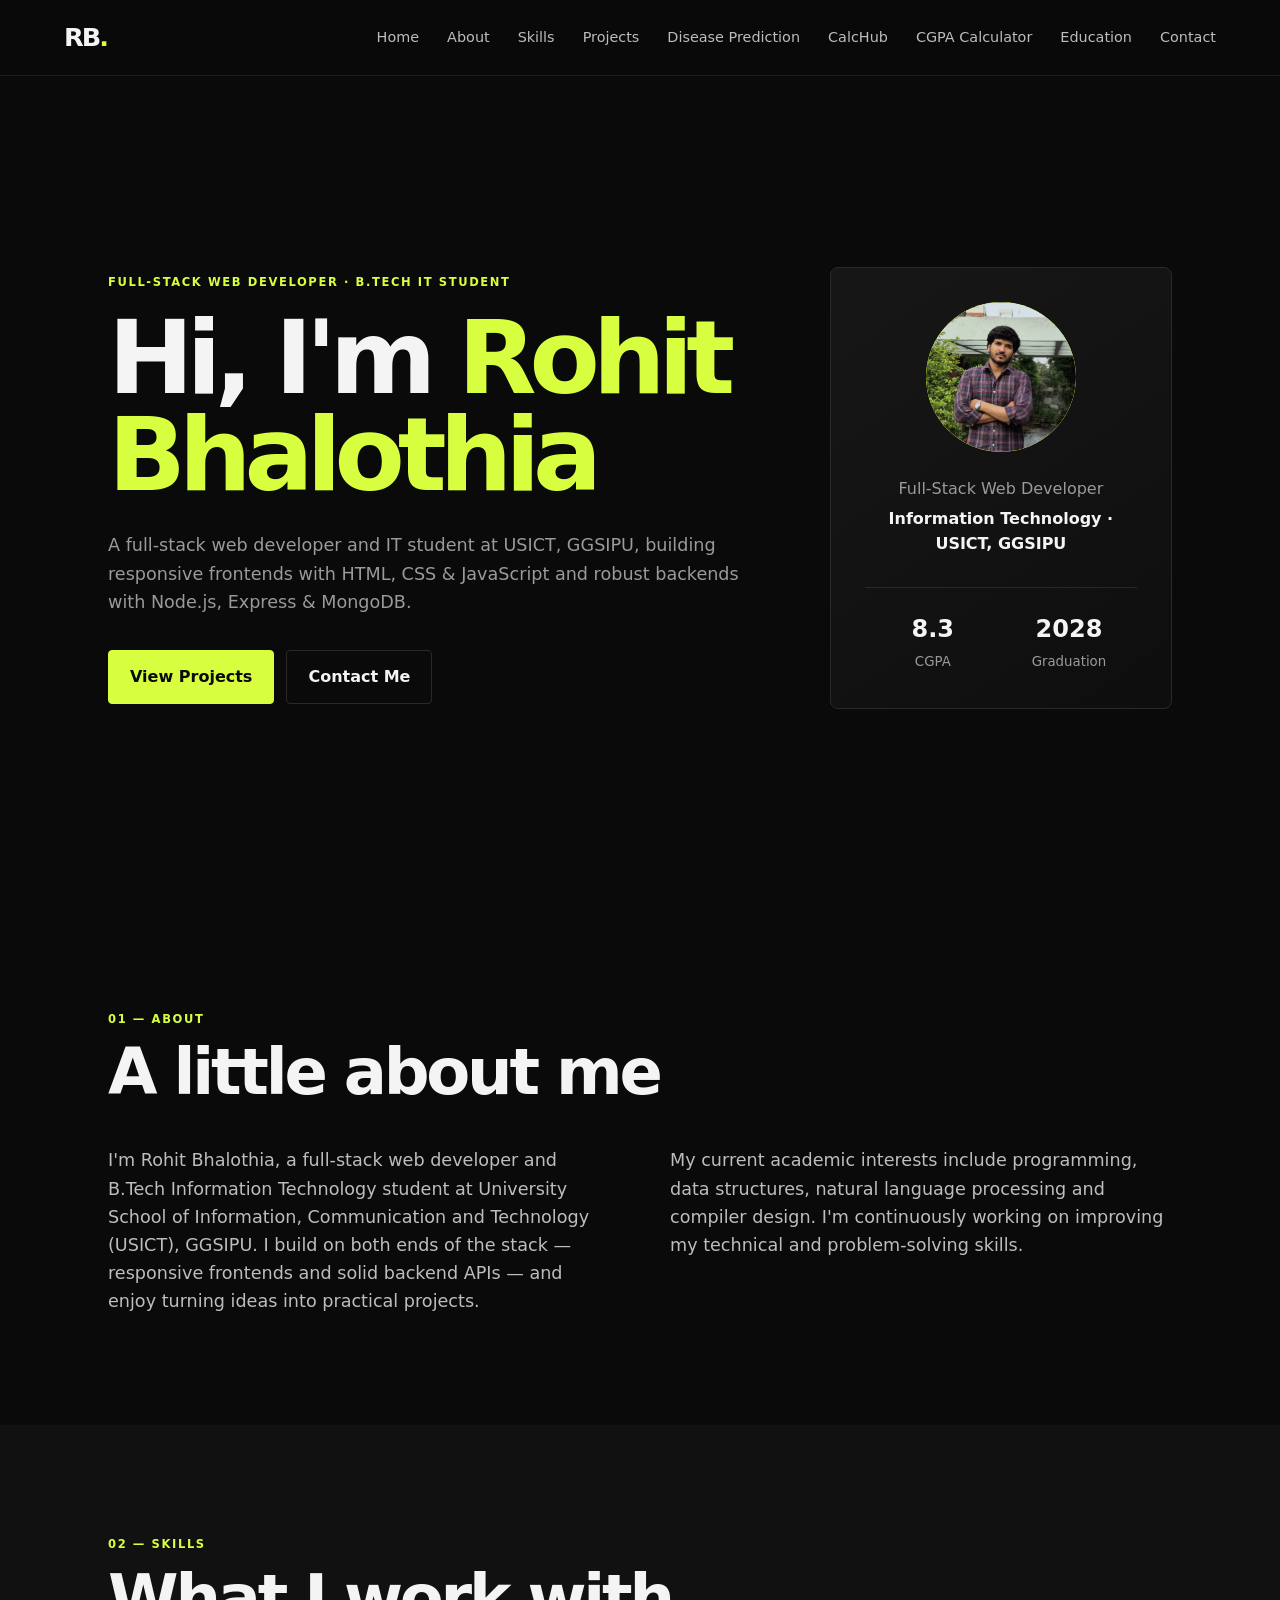
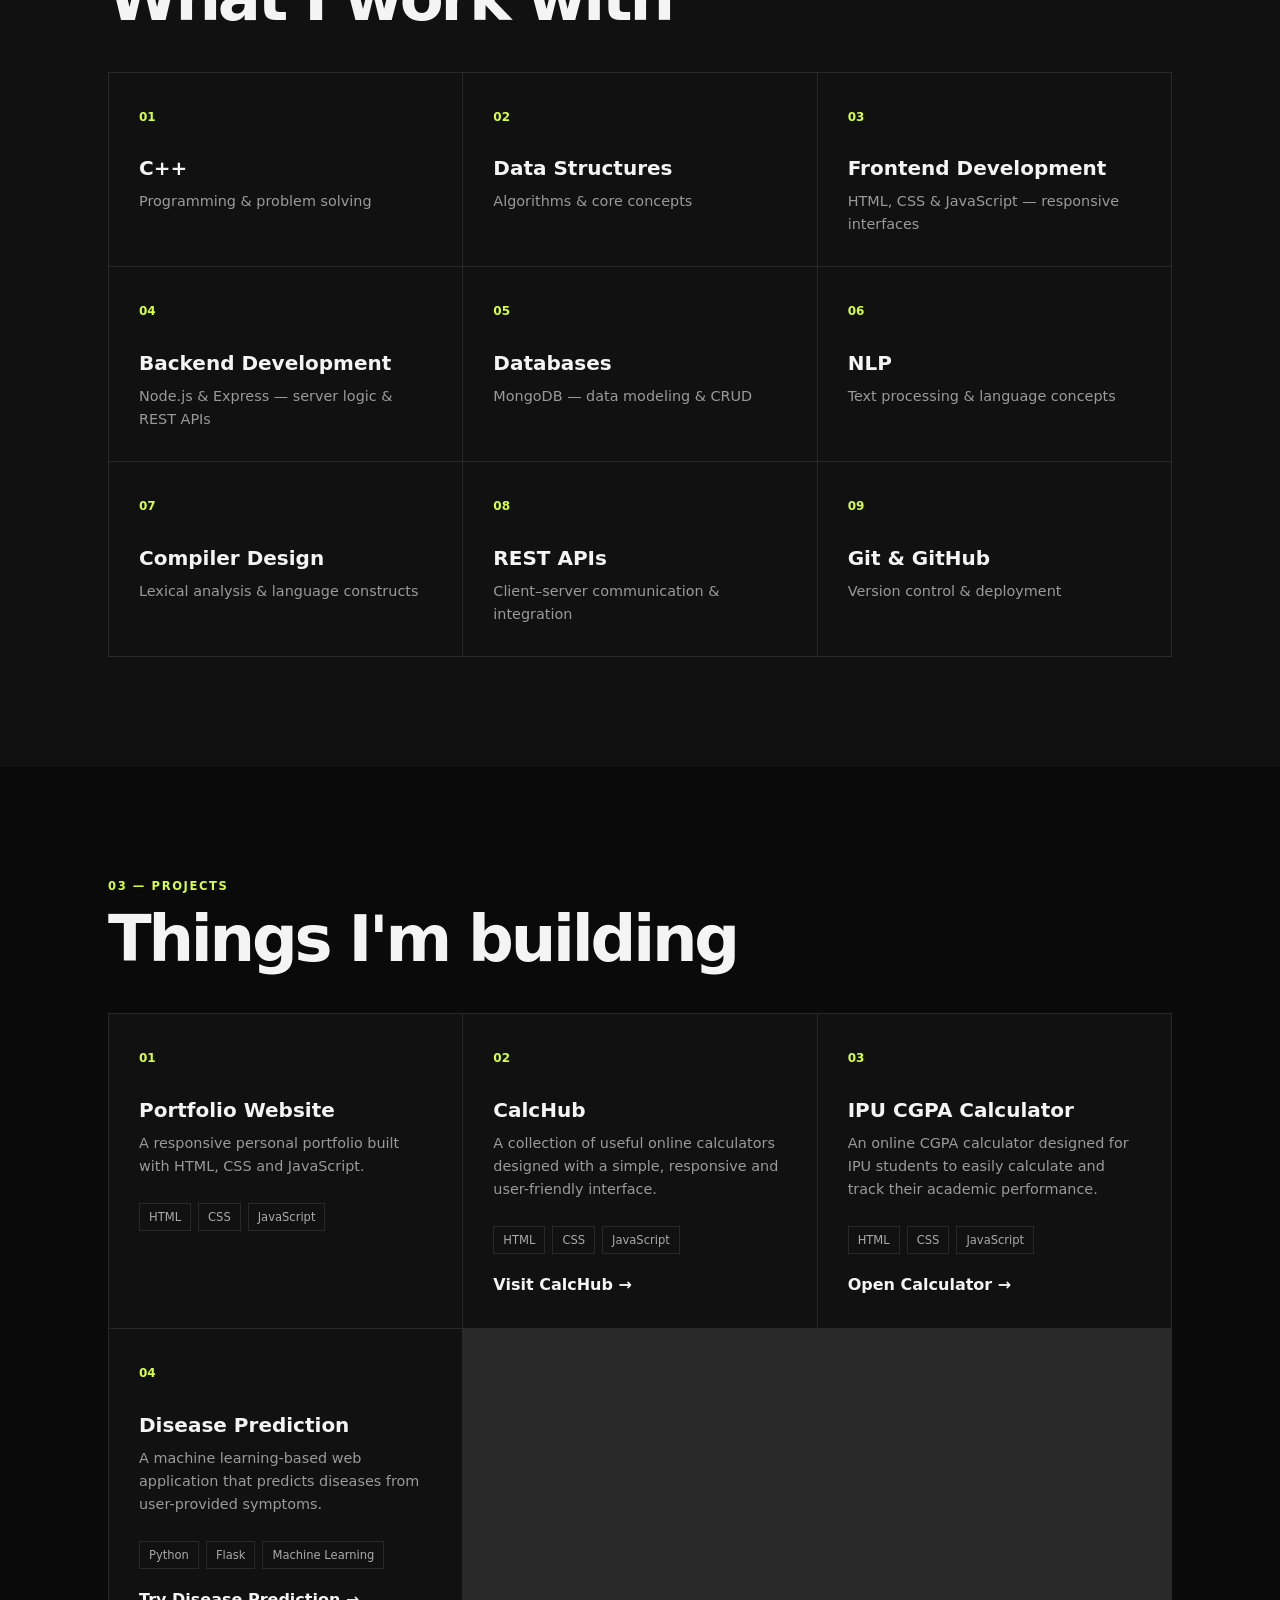
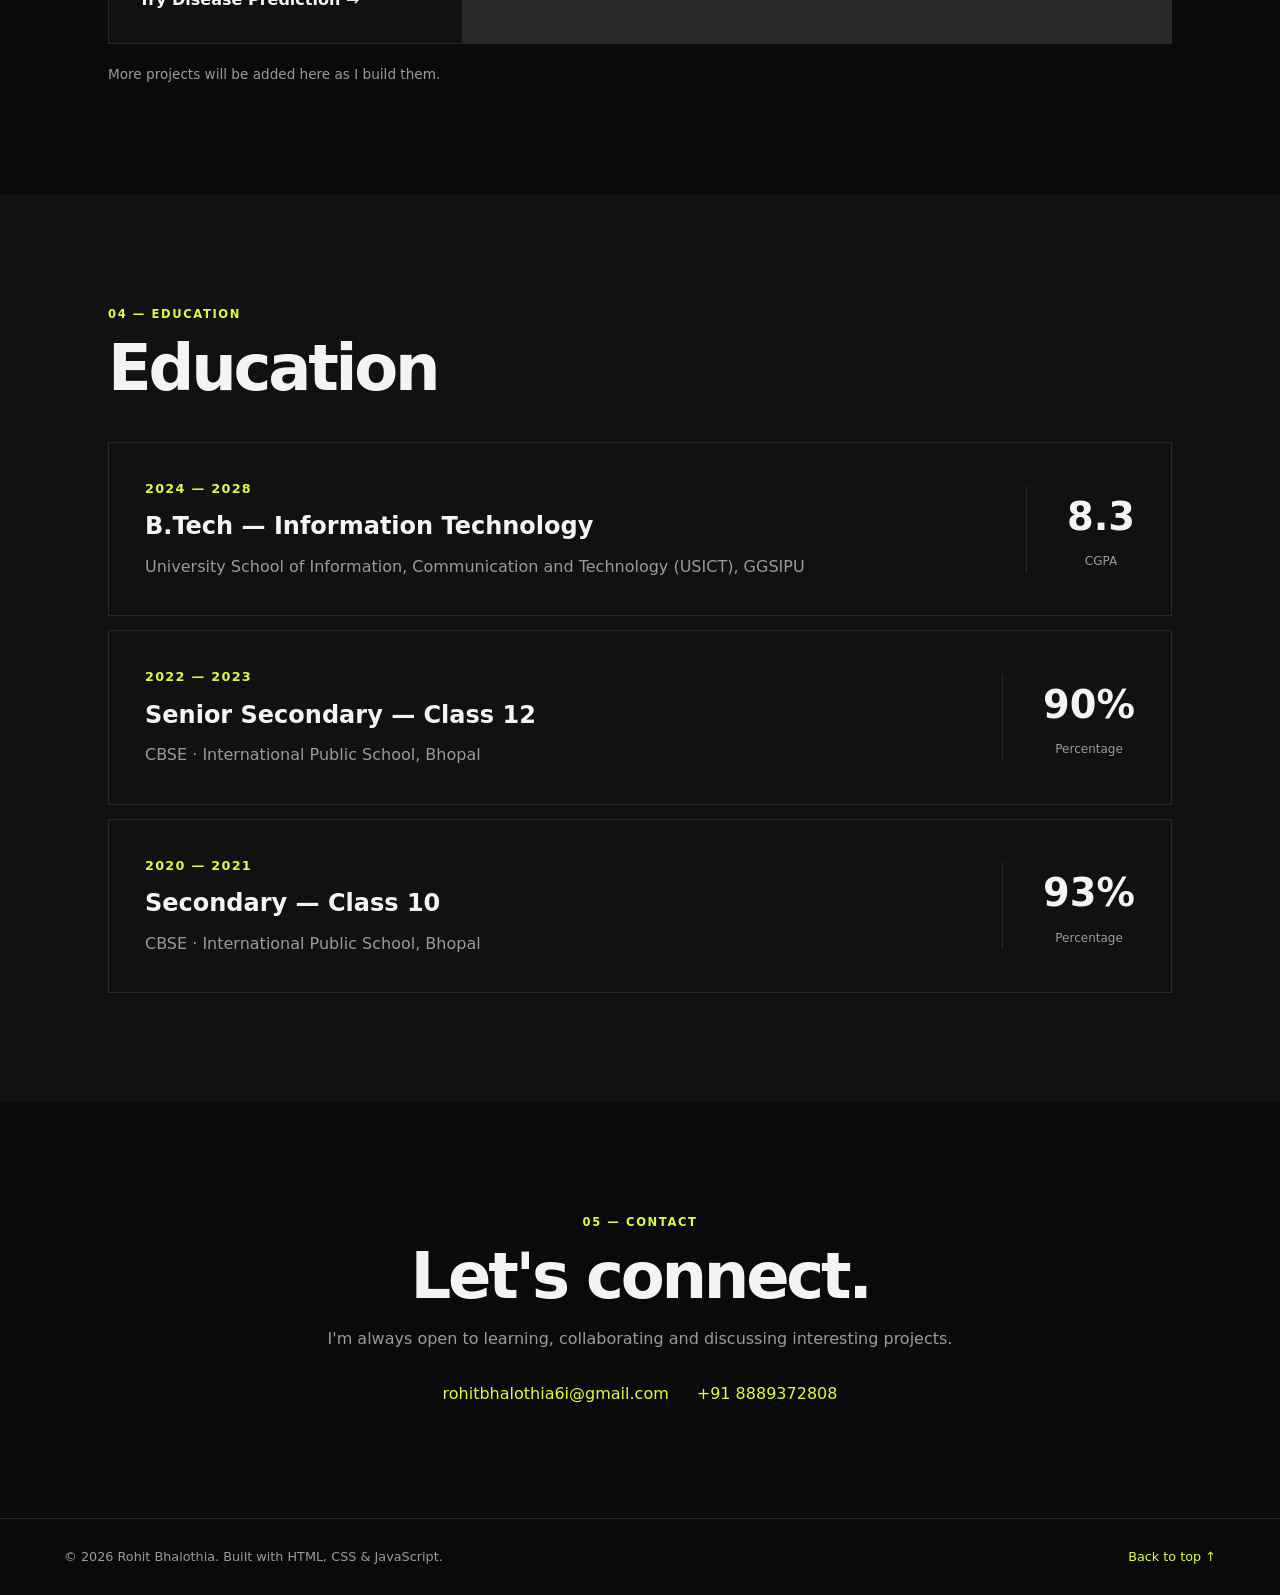
<file: index.html>
<!DOCTYPE html>
<html lang="en">
<head>
  <meta charset="UTF-8">
  <meta name="viewport" content="width=device-width, initial-scale=1.0">
  <meta name="description" content="Portfolio of Rohit Bhalothia, full-stack web developer and B.Tech Information Technology student at USICT, GGSIPU.">
  <link rel="canonical" href="https://rohitbhalothia.me/">
  <title>Rohit Bhalothia | Full-Stack Web Developer</title>
  <link rel="stylesheet" href="style.css?v=2">
</head>
<body>
  <header class="navbar"> 
  <a class="logo" href="#home">RB<span>.</span></a> 
  
  <button class="menu-btn" aria-label="Open menu">☰</button> 
  
  <nav> 
    <a href="#home">Home</a> 
    <a href="#about">About</a> 
    <a href="#skills">Skills</a> 
    <a href="#projects">Projects</a> 
    
    <!-- Disease Prediction opens separate page -->
    <a href="disease-prediction/">Disease Prediction</a>
    <a href="calculator_hub/">CalcHub</a>
    <a href="IPU-CGPA-Calculator/">CGPA Calculator</a>
    
    <a href="#education">Education</a> 
    <a href="#contact">Contact</a> 
  </nav> 
</header>

  <main>
    <section id="home" class="hero">
      <div class="hero-content">
        <p class="eyebrow">Full-Stack Web Developer · B.Tech IT Student</p>
        <h1>Hi, I'm <span>Rohit Bhalothia</span></h1>
        <p class="hero-text">
          A full-stack web developer and IT student at USICT, GGSIPU,
          building responsive frontends with HTML, CSS & JavaScript and
          robust backends with Node.js, Express & MongoDB.
        </p>
        <div class="buttons">
          <a class="btn primary" href="#projects">View Projects</a>
          <a class="btn secondary" href="#contact">Contact Me</a>
        </div>
      </div>
      <div class="hero-card">
        <div class="avatar">
          <!-- Drop your photo in the project as profile.jpg and it appears here -->
          <img src="profile.jpg" alt="Rohit Bhalothia">
          <span>RB</span>
        </div>
        <p>Full-Stack Web Developer</p>
        <strong>Information Technology · USICT, GGSIPU</strong>
        <div class="stats">
          <div><strong>8.3</strong><small>CGPA</small></div>
          <div><strong>2028</strong><small>Graduation</small></div>
        </div>
      </div>
    </section>

    <section id="about" class="section">
      <p class="section-label">01 — About</p>
      <h2>A little about me</h2>
      <div class="about-grid">
        <p>
          I'm Rohit Bhalothia, a full-stack web developer and B.Tech
          Information Technology student at University School of Information,
          Communication and Technology (USICT), GGSIPU. I build on both ends
          of the stack — responsive frontends and solid backend APIs — and
          enjoy turning ideas into practical projects.
        </p>
        <p>
          My current academic interests include programming, data structures,
          natural language processing and compiler design. I'm continuously
          working on improving my technical and problem-solving skills.
        </p>
      </div>
    </section>

    <section id="skills" class="section alt">
      <p class="section-label">02 — Skills</p>
      <h2>What I work with</h2>
      <div class="skill-grid">
        <div class="skill"><span>01</span><h3>C++</h3><p>Programming & problem solving</p></div>
        <div class="skill"><span>02</span><h3>Data Structures</h3><p>Algorithms & core concepts</p></div>
        <div class="skill"><span>03</span><h3>Frontend Development</h3><p>HTML, CSS & JavaScript — responsive interfaces</p></div>
        <div class="skill"><span>04</span><h3>Backend Development</h3><p>Node.js & Express — server logic & REST APIs</p></div>
        <div class="skill"><span>05</span><h3>Databases</h3><p>MongoDB — data modeling & CRUD</p></div>
        <div class="skill"><span>06</span><h3>NLP</h3><p>Text processing & language concepts</p></div>
        <div class="skill"><span>07</span><h3>Compiler Design</h3><p>Lexical analysis & language constructs</p></div>
        <div class="skill"><span>08</span><h3>REST APIs</h3><p>Client–server communication & integration</p></div>
        <div class="skill"><span>09</span><h3>Git & GitHub</h3><p>Version control & deployment</p></div>
      </div>
    </section>


<section id="projects" class="section">
  <p class="section-label">03 — Projects</p>
  <h2>Things I'm building</h2>

  <div class="project-grid">

    <article class="project">
      <span class="project-number">01</span>
      <h3>Portfolio Website</h3>
      <p>A responsive personal portfolio built with HTML, CSS and JavaScript.</p>
      <div class="tags">
        <span>HTML</span>
        <span>CSS</span>
        <span>JavaScript</span>
      </div>
    </article>

    <article class="project">
      <span class="project-number">02</span>
      <h3>CalcHub</h3>
      <p>A collection of useful online calculators designed with a simple, responsive and user-friendly interface.</p>
      <div class="tags">
        <span>HTML</span>
        <span>CSS</span>
        <span>JavaScript</span>
      </div>
      <a class="project-link" href="calculator_hub/">Visit CalcHub →</a>
    </article>

    <article class="project">
      <span class="project-number">03</span>
      <h3>IPU CGPA Calculator</h3>
      <p>An online CGPA calculator designed for IPU students to easily calculate and track their academic performance.</p>
      <div class="tags">
        <span>HTML</span>
        <span>CSS</span>
        <span>JavaScript</span>
      </div>
      <a class="project-link" href="IPU-CGPA-Calculator/">Open Calculator →</a>
    </article>

    <article class="project">
      <span class="project-number">04</span>
      <h3>Disease Prediction</h3>
      <p>A machine learning-based web application that predicts diseases from user-provided symptoms.</p>
      <div class="tags">
        <span>Python</span>
        <span>Flask</span>
        <span>Machine Learning</span>
      </div>
      <a class="project-link" href="disease-prediction/">Try Disease Prediction →</a>
    </article>

  </div>

  <p class="note">More projects will be added here as I build them.</p>
</section>



    <section id="education" class="section alt">
      <p class="section-label">04 — Education</p>
      <h2>Education</h2>
      <div class="education-list">
        <div class="education-card">
          <div>
            <p class="muted">2024 — 2028</p>
            <h3>B.Tech — Information Technology</h3>
            <p>University School of Information, Communication and Technology (USICT), GGSIPU</p>
          </div>
          <div class="cgpa">
            <strong>8.3</strong>
            <span>CGPA</span>
          </div>
        </div>

        <!-- TODO: replace the placeholder schooling details below with your own -->
        <div class="education-card">
          <div>
            <p class="muted">2022 — 2023</p>
            <h3>Senior Secondary — Class 12</h3>
            <p>CBSE · International Public School, Bhopal</p>
          </div>
          <div class="cgpa">
            <strong>90%</strong>
            <span>Percentage</span>
          </div>
        </div>

        <div class="education-card">
          <div>
            <p class="muted">2020 — 2021</p>
            <h3>Secondary — Class 10</h3>
            <p>CBSE · International Public School, Bhopal</p>
          </div>
          <div class="cgpa">
            <strong>93%</strong>
            <span>Percentage</span>
          </div>
        </div>
      </div>
    </section>

    <section id="contact" class="section contact">
      <p class="section-label">05 — Contact</p>
      <h2>Let's connect.</h2>
      <p>I'm always open to learning, collaborating and discussing interesting projects.</p>
      <div class="contact-links">
        <a href="mailto:rohitbhalothia6i@gmail.com">rohitbhalothia6i@gmail.com</a>
        <a href="tel:+918889372808">+91 8889372808</a>
      </div>
    </section>
  </main>

  <footer>
    <p>© <span id="year"></span> Rohit Bhalothia. Built with HTML, CSS & JavaScript.</p>
    <a href="#home">Back to top ↑</a>
  </footer>

  <script src="script.js?v=2"></script>
</body>
</html>
</file>
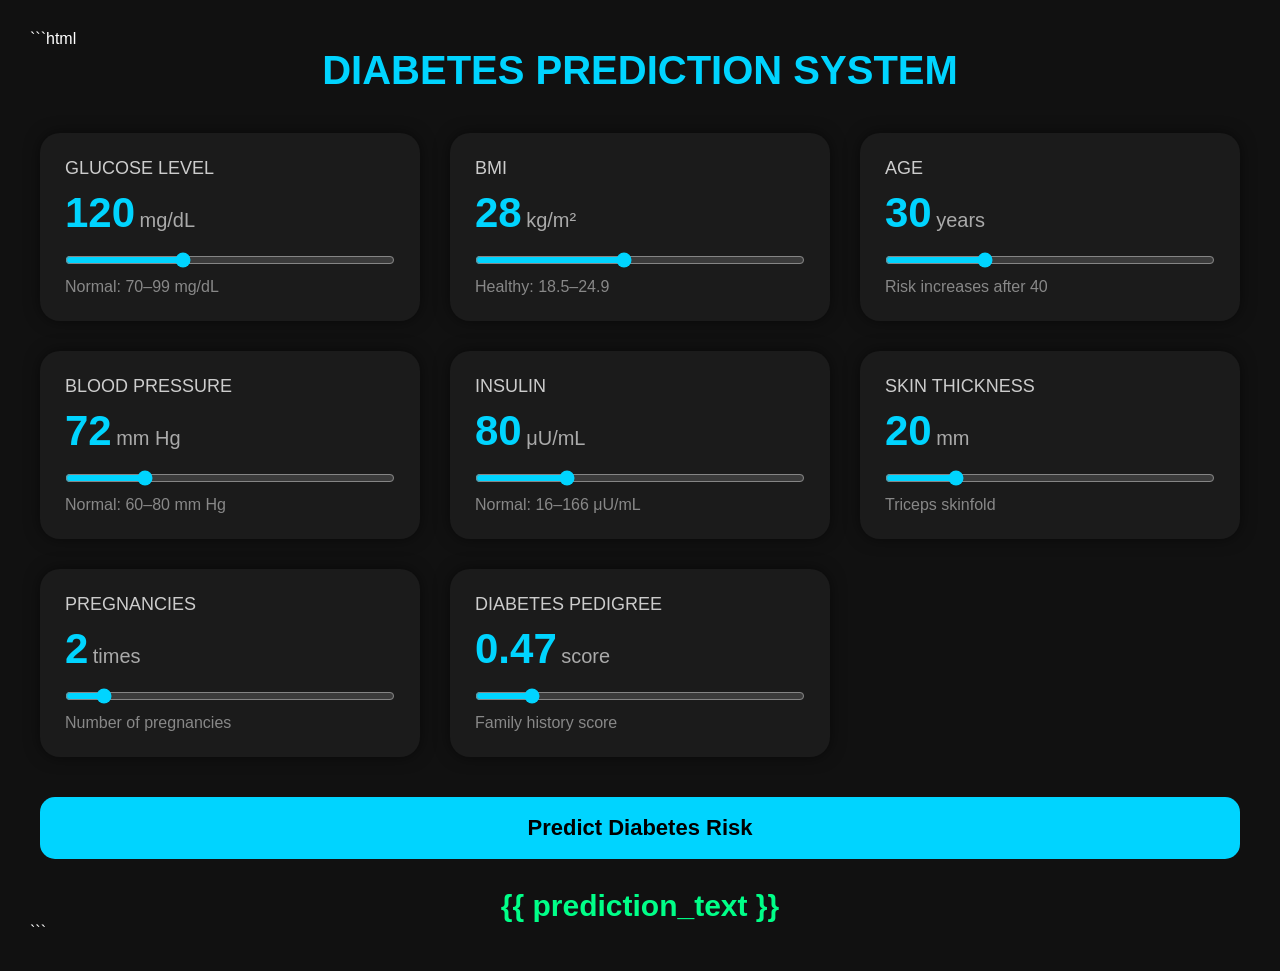
<file: templates/index.html>
```html
<!DOCTYPE html>
<html lang="en">
<head>
    <meta charset="UTF-8">
    <meta name="viewport" content="width=device-width, initial-scale=1.0">
    <title>Diabetes Prediction System</title>

    <style>

        *{
            margin:0;
            padding:0;
            box-sizing:border-box;
            font-family: Arial, sans-serif;
        }

        body{
            background:#111;
            color:white;
            padding:30px;
        }

        .container{
            max-width:1200px;
            margin:auto;
        }

        h1{
            text-align:center;
            margin-bottom:40px;
            font-size:40px;
            color:#00d4ff;
        }

        .grid{
            display:grid;
            grid-template-columns: repeat(auto-fit,minmax(320px,1fr));
            gap:30px;
        }

        .card{
            background:#1b1b1b;
            padding:25px;
            border-radius:20px;
            box-shadow:0 0 15px rgba(0,0,0,0.5);
            transition:0.3s;
        }

        .card:hover{
            transform:translateY(-5px);
        }

        .label{
            font-size:18px;
            margin-bottom:10px;
            color:#ccc;
            text-transform:uppercase;
        }

        .value{
            font-size:42px;
            font-weight:bold;
            color:#00d4ff;
        }

        .unit{
            font-size:20px;
            color:#aaa;
        }

        input[type="range"]{
            width:100%;
            margin-top:15px;
            accent-color:#00d4ff;
        }

        .desc{
            margin-top:10px;
            color:#888;
            font-size:16px;
        }

        .btn{
            margin-top:40px;
            width:100%;
            padding:18px;
            border:none;
            border-radius:15px;
            background:#00d4ff;
            color:black;
            font-size:22px;
            font-weight:bold;
            cursor:pointer;
            transition:0.3s;
        }

        .btn:hover{
            background:#00aacc;
        }

        .result{
            margin-top:30px;
            text-align:center;
            font-size:30px;
            color:#00ff88;
            font-weight:bold;
        }

    </style>
</head>

<body>

<div class="container">

    <h1>DIABETES PREDICTION SYSTEM</h1>

    <form action="/predict" method="post">

        <div class="grid">

            <!-- Glucose -->
            <div class="card">
                <div class="label">Glucose Level</div>
                <div>
                    <span class="value" id="glucoseValue">120</span>
                    <span class="unit">mg/dL</span>
                </div>

                <input type="range" min="50" max="250" value="120"
                name="glucose" id="glucose"
                oninput="glucoseValue.innerText=this.value">

                <div class="desc">Normal: 70–99 mg/dL</div>
            </div>

            <!-- BMI -->
            <div class="card">
                <div class="label">BMI</div>

                <div>
                    <span class="value" id="bmiValue">28</span>
                    <span class="unit">kg/m²</span>
                </div>

                <input type="range" min="10" max="50" value="28"
                name="bmi" id="bmi"
                oninput="bmiValue.innerText=this.value">

                <div class="desc">Healthy: 18.5–24.9</div>
            </div>

            <!-- Age -->
            <div class="card">
                <div class="label">Age</div>

                <div>
                    <span class="value" id="ageValue">30</span>
                    <span class="unit">years</span>
                </div>

                <input type="range" min="1" max="100" value="30"
                name="age" id="age"
                oninput="ageValue.innerText=this.value">

                <div class="desc">Risk increases after 40</div>
            </div>

            <!-- Blood Pressure -->
            <div class="card">
                <div class="label">Blood Pressure</div>

                <div>
                    <span class="value" id="bpValue">72</span>
                    <span class="unit">mm Hg</span>
                </div>

                <input type="range" min="40" max="180" value="72"
                name="bloodpressure" id="bloodpressure"
                oninput="bpValue.innerText=this.value">

                <div class="desc">Normal: 60–80 mm Hg</div>
            </div>

            <!-- Insulin -->
            <div class="card">
                <div class="label">Insulin</div>

                <div>
                    <span class="value" id="insulinValue">80</span>
                    <span class="unit">μU/mL</span>
                </div>

                <input type="range" min="0" max="300" value="80"
                name="insulin" id="insulin"
                oninput="insulinValue.innerText=this.value">

                <div class="desc">Normal: 16–166 μU/mL</div>
            </div>

            <!-- Skin Thickness -->
            <div class="card">
                <div class="label">Skin Thickness</div>

                <div>
                    <span class="value" id="skinValue">20</span>
                    <span class="unit">mm</span>
                </div>

                <input type="range" min="0" max="100" value="20"
                name="skinthickness" id="skinthickness"
                oninput="skinValue.innerText=this.value">

                <div class="desc">Triceps skinfold</div>
            </div>

            <!-- Pregnancies -->
            <div class="card">
                <div class="label">Pregnancies</div>

                <div>
                    <span class="value" id="pregValue">2</span>
                    <span class="unit">times</span>
                </div>

                <input type="range" min="0" max="20" value="2"
                name="pregnancies" id="pregnancies"
                oninput="pregValue.innerText=this.value">

                <div class="desc">Number of pregnancies</div>
            </div>

            <!-- Diabetes Pedigree -->
            <div class="card">
                <div class="label">Diabetes Pedigree</div>

                <div>
                    <span class="value" id="dpfValue">0.47</span>
                    <span class="unit">score</span>
                </div>

                <input type="range" min="0" max="3" step="0.01" value="0.47"
                name="dpf" id="dpf"
                oninput="dpfValue.innerText=this.value">

                <div class="desc">Family history score</div>
            </div>

        </div>

        <button class="btn" type="submit">
            Predict Diabetes Risk
        </button>

    </form>

    <div class="result">
        {{ prediction_text }}
    </div>

</div>

</body>
</html>
```
</file>
<file: style.css>
:root {
  --bg: #0a0a0a;
  --surface: #111111;
  --surface-2: #171717;
  --text: #f4f4f4;
  --muted: #9a9a9a;
  --line: #292929;
  --accent: #d7ff3f;
  --max: 1120px;
}
* { box-sizing: border-box; margin: 0; padding: 0; }
html { scroll-behavior: smooth; }
body {
  font-family: Inter, ui-sans-serif, system-ui, -apple-system, BlinkMacSystemFont, "Segoe UI", sans-serif;
  background: var(--bg); color: var(--text); line-height: 1.6;
}
a { color: inherit; text-decoration: none; }
.navbar {
  position: sticky; top: 0; z-index: 20; height: 76px;
  display: flex; align-items: center; justify-content: space-between;
  padding: 0 5%; border-bottom: 1px solid rgba(255,255,255,.08);
  background: rgba(10,10,10,.88); backdrop-filter: blur(14px);
}
.logo { font-size: 1.6rem; font-weight: 900; letter-spacing: -.08em; }
.logo span, h1 span { color: var(--accent); }
nav { display: flex; gap: 28px; }
nav a { color: #bdbdbd; font-size: .9rem; transition: color .2s; }
nav a:hover { color: var(--accent); }
.menu-btn { display: none; background: none; border: 0; color: white; font-size: 1.5rem; }
.hero, .section { max-width: var(--max); margin: auto; padding-left: 28px; padding-right: 28px; }
.hero {
  min-height: calc(100vh - 76px); display: grid; grid-template-columns: 1.5fr .8fr;
  gap: 80px; align-items: center; padding-top: 80px; padding-bottom: 80px;
}
.eyebrow, .section-label { color: var(--accent); text-transform: uppercase; letter-spacing: .14em; font-size: .72rem; font-weight: 800; }
h1 { margin-top: 18px; font-size: clamp(3.2rem, 8vw, 6.8rem); line-height: .95; letter-spacing: -.07em; max-width: 850px; }
.hero-text { max-width: 650px; margin-top: 28px; color: var(--muted); font-size: 1.1rem; }
.buttons { display: flex; gap: 12px; margin-top: 34px; }
.btn { padding: 13px 21px; border: 1px solid var(--line); font-weight: 750; border-radius: 4px; transition: .2s; }
.btn.primary { background: var(--accent); color: #0a0a0a; border-color: var(--accent); }
.btn.secondary:hover { border-color: var(--accent); color: var(--accent); }
.hero-card {
  background: linear-gradient(145deg, var(--surface-2), #0e0e0e);
  border: 1px solid var(--line); padding: 34px; text-align: center; border-radius: 8px;
}
.avatar {
  position: relative; overflow: hidden;
  width: 150px; height: 150px; border-radius: 50%; margin: 0 auto 24px;
  display: grid; place-items: center; font-size: 3rem; font-weight: 900;
  background: var(--accent); color: #090909;
}
.avatar img {
  position: absolute; inset: 0; width: 100%; height: 100%;
  object-fit: cover; border-radius: 50%;
}
.hero-card p { color: var(--muted); }
.hero-card > strong { display: block; margin-top: 4px; }
.stats { display: grid; grid-template-columns: 1fr 1fr; margin-top: 30px; border-top: 1px solid var(--line); padding-top: 22px; }
.stats strong { display: block; font-size: 1.5rem; }
.stats small { color: var(--muted); }
.section { padding-top: 110px; padding-bottom: 110px; }
.alt { max-width: none; padding-left: max(28px, calc((100% - var(--max)) / 2 + 28px)); padding-right: max(28px, calc((100% - var(--max)) / 2 + 28px)); background: var(--surface); }
h2 { font-size: clamp(2.2rem, 5vw, 4rem); letter-spacing: -.05em; margin: 12px 0 42px; line-height: 1; }
.about-grid { display: grid; grid-template-columns: 1fr 1fr; gap: 60px; }
.about-grid p { color: #bdbdbd; font-size: 1.1rem; max-width: 520px; }
.skill-grid, .project-grid { display: grid; grid-template-columns: repeat(3, 1fr); gap: 1px; background: var(--line); border: 1px solid var(--line); }
.skill, .project { background: var(--surface); padding: 30px; min-height: 180px; }
.skill span, .project-number { color: var(--accent); font-size: .75rem; font-weight: 800; }
.skill h3, .project h3 { margin-top: 24px; font-size: 1.25rem; }
.skill p, .project p { margin-top: 6px; color: var(--muted); font-size: .9rem; }
.project { min-height: 270px; transition: transform .2s, background .2s; }
.project:hover { transform: translateY(-5px); background: #151515; }
.tags { display: flex; flex-wrap: wrap; gap: 7px; margin-top: 25px; }
.tags span { border: 1px solid var(--line); padding: 4px 9px; color: #aaa; font-size: .72rem; }
.note { color: var(--muted); margin-top: 20px; font-size: .85rem; }
.education-list { display: grid; gap: 14px; }
.education-card {
  display: flex; justify-content: space-between; align-items: center; gap: 30px;
  padding: 36px; border: 1px solid var(--line); background: var(--surface);
}
.muted { color: var(--accent); font-size: .8rem; font-weight: 750; letter-spacing: .1em; text-transform: uppercase; }
.education-card h3 { font-size: 1.5rem; margin: 8px 0; }
.education-card p:last-child { color: var(--muted); }
.cgpa { text-align: center; border-left: 1px solid var(--line); padding-left: 40px; min-width: 100px; }
.cgpa strong { display: block; font-size: 2.4rem; }
.cgpa span { color: var(--muted); font-size: .75rem; }
.contact { text-align: center; }
.contact h2 { margin-bottom: 18px; }
.contact > p:not(.section-label) { color: var(--muted); }
.contact-links { display: flex; justify-content: center; gap: 28px; flex-wrap: wrap; margin-top: 30px; }
.contact-links a { color: var(--accent); border-bottom: 1px solid transparent; }
.contact-links a:hover { border-color: var(--accent); }
footer {
  border-top: 1px solid var(--line); padding: 28px 5%; display: flex;
  justify-content: space-between; color: var(--muted); font-size: .8rem;
}
footer a { color: var(--accent); }
@media (max-width: 800px) {
  nav { display: none; position: absolute; top: 76px; left: 0; right: 0; flex-direction: column; padding: 22px 5%; background: #0b0b0b; border-bottom: 1px solid var(--line); }
  nav.open { display: flex; }
  .menu-btn { display: block; }
  .hero { grid-template-columns: 1fr; gap: 45px; }
  .hero-card { max-width: 380px; width: 100%; margin: auto; }
  .about-grid { grid-template-columns: 1fr; gap: 25px; }
  .skill-grid, .project-grid { grid-template-columns: 1fr; }
  .education-card { flex-direction: column; align-items: flex-start; }
  .cgpa { border-left: 0; border-top: 1px solid var(--line); padding: 20px 0 0; width: 100%; text-align: left; }
  footer { flex-direction: column; gap: 10px; }
}
.project-link {
  display: inline-block;
  margin-top: 18px;
  color: inherit;
  font-weight: 600;
  text-decoration: none;
  transition: opacity 0.2s ease;
}

.project-link:hover {
  opacity: 0.7;
}
</file>
